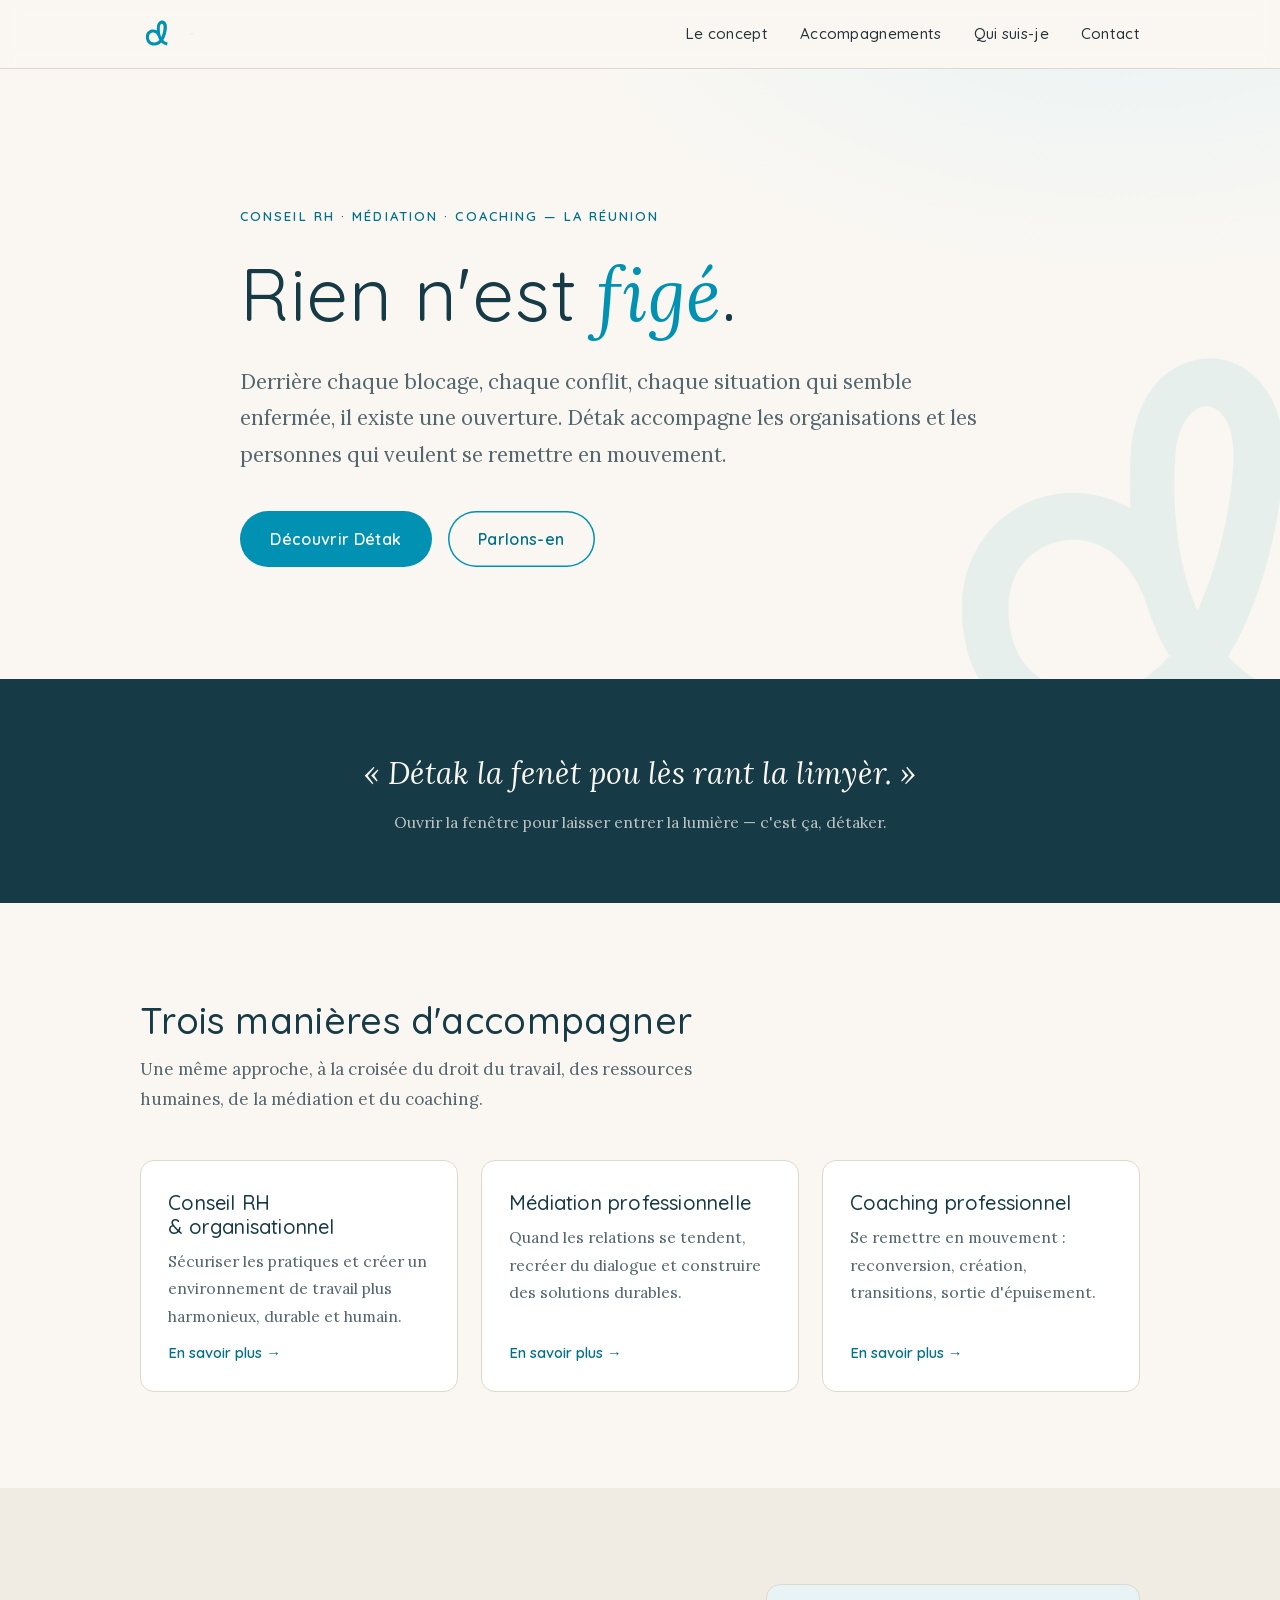
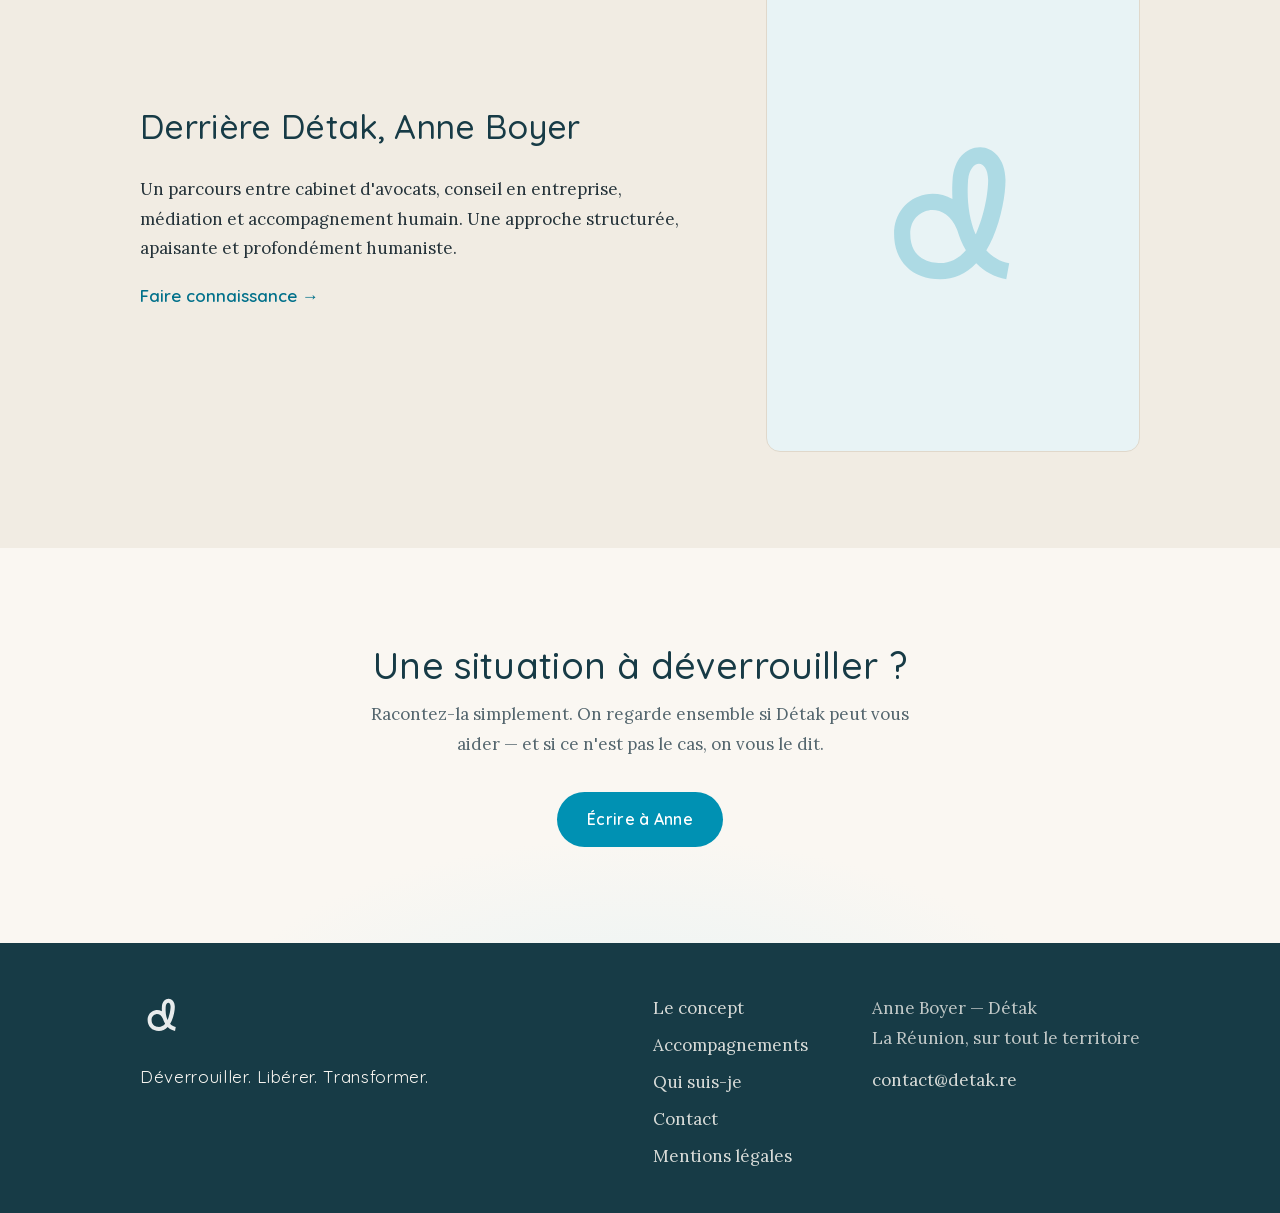
<file: index.html>
<!doctype html><html lang=fr><head><meta name=generator content="Hugo 0.160.1"><meta charset=utf-8><meta name=viewport content="width=device-width,initial-scale=1"><title>Détak</title><meta name=description content="Détak accompagne les organisations et les personnes à La Réunion : conseil RH, médiation professionnelle, coaching. Déverrouiller les situations, restaurer le …"><link rel=canonical href=https://detak.re/><link rel=icon href=/images/logo-detak.svg type=image/svg+xml><meta property="og:title" content="Détak"><meta property="og:description" content="Détak accompagne les organisations et les personnes à La Réunion : conseil RH, médiation professionnelle, coaching. Déverrouiller les situations, restaurer le …"><meta property="og:url" content="https://detak.re/"><meta property="og:type" content="website"><meta property="og:locale" content="fr_FR"><link rel=preload href=/fonts/quicksand-var.woff2 as=font type=font/woff2 crossorigin><link rel=preload href=/fonts/lora-var.woff2 as=font type=font/woff2 crossorigin><link rel=stylesheet href=/css/main.min.78ed789e73ab14a8aa83e742178bb4defa51d78c8063add89ed7175e1430e730.css><script type=application/ld+json>{"@context":"https://schema.org","@type":"ProfessionalService","name":"Détak","description":"Détak accompagne les organisations et les personnes à La Réunion : conseil RH, médiation professionnelle, coaching. Déverrouiller les situations, restaurer le dialogue, remettre en mouvement.","url":"https://detak.re/","email":"contact@detak.re","founder":{"@type":"Person","name":"Anne Boyer"},"areaServed":{"@type":"AdministrativeArea","name":"La Réunion"},"knowsAbout":["Conseil RH","Médiation professionnelle","Coaching professionnel","Qualité de vie au travail"]}</script></head><body><a class=skip-link href=#contenu>Aller au contenu</a><header class=site-header><div class="conteneur header-inner"><a class=marque href=/ aria-label="Détak — accueil"><img class=marque-picto src=/images/logo-detak.svg alt width=34 height=34>
<img class=marque-mot src=/images/wordmark-detak.svg alt=détak height=22>
</a><input type=checkbox id=nav-toggle class=nav-toggle aria-hidden=true>
<label for=nav-toggle class=nav-burger aria-label=Menu><span></span><span></span><span></span></label><nav class=nav aria-label="Navigation principale"><ul><li><a href=/concept/>Le concept</a></li><li><a href=/prestations/>Accompagnements</a></li><li><a href=/anne-boyer/>Qui suis-je</a></li><li><a href=/contact/>Contact</a></li></ul></nav></div></header><main id=contenu><section class=hero><div class="conteneur hero-inner"><p class=hero-kicker>Conseil RH · Médiation · Coaching — La Réunion</p><h1 class=hero-titre>Rien n'est <em>figé</em>.</h1><p class=hero-texte>Derrière chaque blocage, chaque conflit, chaque situation qui semble enfermée, il existe une ouverture. Détak accompagne les organisations et les personnes qui veulent se remettre en mouvement.</p><div class=hero-actions><a class=bouton href=/concept/>Découvrir Détak</a>
<a class="bouton bouton-discret" href=/contact/>Parlons-en</a></div></div><div class=hero-filigrane aria-hidden=true><img src=/images/logo-detak.svg alt width=520 height=520></div></section><section class=bande-creole aria-label="Détak, en créole"><div class=conteneur><p class=creole>« Détak la fenèt pou lès rant la limyèr. »</p><p class=creole-tr>Ouvrir la fenêtre pour laisser entrer la lumière — c'est ça, détaker.</p></div></section><section class=section><div class=conteneur><div class=section-tete><h2>Trois manières d'accompagner</h2><p>Une même approche, à la croisée du droit du travail, des ressources humaines, de la médiation et du coaching.</p></div><div class=cartes><a class=carte href=/prestations/conseil-rh/><h3>Conseil RH & organisationnel</h3><p>Sécuriser les pratiques et créer un environnement de travail plus harmonieux, durable et humain.</p><span class=carte-lien>En savoir plus</span>
</a><a class=carte href=/prestations/mediation/><h3>Médiation professionnelle</h3><p>Quand les relations se tendent, recréer du dialogue et construire des solutions durables.</p><span class=carte-lien>En savoir plus</span>
</a><a class=carte href=/prestations/coaching/><h3>Coaching professionnel</h3><p>Se remettre en mouvement : reconversion, création, transitions, sortie d'épuisement.</p><span class=carte-lien>En savoir plus</span></a></div></div></section><section class="section section-teinte"><div class="conteneur deux-colonnes"><div><h2>Derrière Détak, Anne Boyer</h2><p>Un parcours entre cabinet d'avocats, conseil en entreprise, médiation et accompagnement humain. Une approche structurée, apaisante et profondément humaniste.</p><p><a class=lien-fleche href=/anne-boyer/>Faire connaissance</a></p></div><figure class=portrait-cadre><img src=/images/logo-detak.svg alt width=180 height=180 class=portrait-placeholder></figure></div></section><section class="section section-cta"><div class=conteneur><h2>Une situation à déverrouiller&nbsp;?</h2><p>Racontez-la simplement. On regarde ensemble si Détak peut vous aider — et si ce n'est pas le cas, on vous le dit.</p><a class=bouton href=/contact/>Écrire à Anne</a></div></section></main><footer class=site-footer><div class="conteneur footer-inner"><div class=footer-marque><img src=/images/logo-detak.svg alt width=44 height=44><p class=footer-baseline>Déverrouiller. Libérer. Transformer.</p></div><div class=footer-colonnes><nav aria-label="Pied de page"><ul><li><a href=/concept/>Le concept</a></li><li><a href=/prestations/>Accompagnements</a></li><li><a href=/anne-boyer/>Qui suis-je</a></li><li><a href=/contact/>Contact</a></li><li><a href=/mentions-legales/>Mentions légales</a></li></ul></nav><div class=footer-contact><p>Anne Boyer — Détak<br>La Réunion, sur tout le territoire</p><p><a href=mailto:contact@detak.re>contact@detak.re</a></p></div></div></div></footer></body></html>
</file>
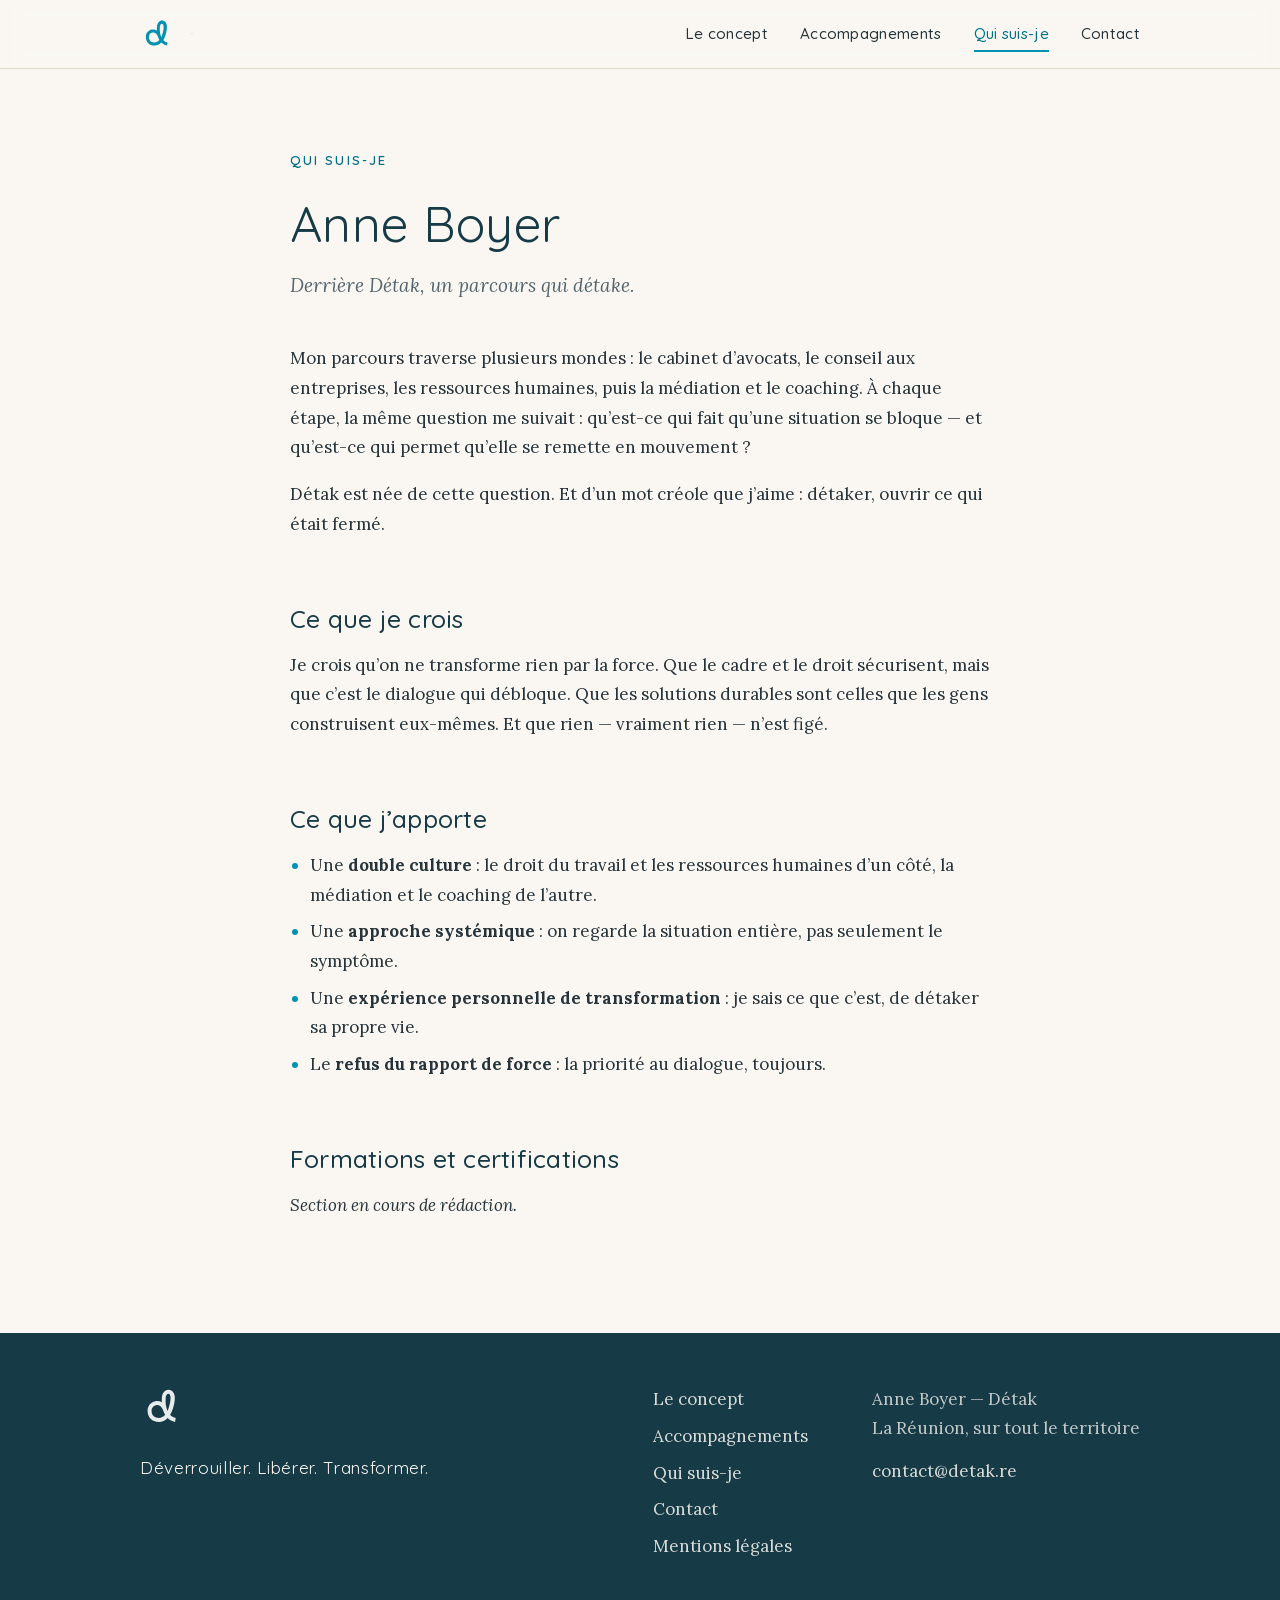
<file: anne-boyer/index.html>
<!doctype html><html lang=fr><head><meta charset=utf-8><meta name=viewport content="width=device-width,initial-scale=1"><title>Anne Boyer — Détak</title><meta name=description content="Anne Boyer, fondatrice de Détak : un parcours entre cabinet d'avocats, conseil RH, médiation et coaching. Une approche structurée, apaisante et profondément …"><link rel=canonical href=https://detak.re/anne-boyer/><link rel=icon href=/images/logo-detak.svg type=image/svg+xml><meta property="og:title" content="Anne Boyer — Détak"><meta property="og:description" content="Anne Boyer, fondatrice de Détak : un parcours entre cabinet d'avocats, conseil RH, médiation et coaching. Une approche structurée, apaisante et profondément …"><meta property="og:url" content="https://detak.re/anne-boyer/"><meta property="og:type" content="article"><meta property="og:locale" content="fr_FR"><link rel=preload href=/fonts/quicksand-var.woff2 as=font type=font/woff2 crossorigin><link rel=preload href=/fonts/lora-var.woff2 as=font type=font/woff2 crossorigin><link rel=stylesheet href=/css/main.min.78ed789e73ab14a8aa83e742178bb4defa51d78c8063add89ed7175e1430e730.css></head><body><a class=skip-link href=#contenu>Aller au contenu</a><header class=site-header><div class="conteneur header-inner"><a class=marque href=/ aria-label="Détak — accueil"><img class=marque-picto src=/images/logo-detak.svg alt width=34 height=34>
<img class=marque-mot src=/images/wordmark-detak.svg alt=détak height=22>
</a><input type=checkbox id=nav-toggle class=nav-toggle aria-hidden=true>
<label for=nav-toggle class=nav-burger aria-label=Menu><span></span><span></span><span></span></label><nav class=nav aria-label="Navigation principale"><ul><li><a href=/concept/>Le concept</a></li><li><a href=/prestations/>Accompagnements</a></li><li><a href=/anne-boyer/ aria-current=page>Qui suis-je</a></li><li><a href=/contact/>Contact</a></li></ul></nav></div></header><main id=contenu><article class="page conteneur conteneur-etroit"><header class=page-tete><p class=kicker>Qui suis-je</p><h1>Anne Boyer</h1><p class=page-sous-titre>Derrière Détak, un parcours qui détake.</p></header><div class=prose><p>Mon parcours traverse plusieurs mondes : le cabinet d&rsquo;avocats, le conseil aux entreprises, les ressources humaines, puis la médiation et le coaching. À chaque étape, la même question me suivait : qu&rsquo;est-ce qui fait qu&rsquo;une situation se bloque — et qu&rsquo;est-ce qui permet qu&rsquo;elle se remette en mouvement ?</p><p>Détak est née de cette question. Et d&rsquo;un mot créole que j&rsquo;aime : détaker, ouvrir ce qui était fermé.</p><h2 id=ce-que-je-crois>Ce que je crois</h2><p>Je crois qu&rsquo;on ne transforme rien par la force. Que le cadre et le droit sécurisent, mais que c&rsquo;est le dialogue qui débloque. Que les solutions durables sont celles que les gens construisent eux-mêmes. Et que rien — vraiment rien — n&rsquo;est figé.</p><h2 id=ce-que-japporte>Ce que j&rsquo;apporte</h2><ul><li>Une <strong>double culture</strong> : le droit du travail et les ressources humaines d&rsquo;un côté, la médiation et le coaching de l&rsquo;autre.</li><li>Une <strong>approche systémique</strong> : on regarde la situation entière, pas seulement le symptôme.</li><li>Une <strong>expérience personnelle de transformation</strong> : je sais ce que c&rsquo;est, de détaker sa propre vie.</li><li>Le <strong>refus du rapport de force</strong> : la priorité au dialogue, toujours.</li></ul><h2 id=formations-et-certifications>Formations et certifications</h2><p><em>Section en cours de rédaction.</em></p></div></article></main><footer class=site-footer><div class="conteneur footer-inner"><div class=footer-marque><img src=/images/logo-detak.svg alt width=44 height=44><p class=footer-baseline>Déverrouiller. Libérer. Transformer.</p></div><div class=footer-colonnes><nav aria-label="Pied de page"><ul><li><a href=/concept/>Le concept</a></li><li><a href=/prestations/>Accompagnements</a></li><li><a href=/anne-boyer/>Qui suis-je</a></li><li><a href=/contact/>Contact</a></li><li><a href=/mentions-legales/>Mentions légales</a></li></ul></nav><div class=footer-contact><p>Anne Boyer — Détak<br>La Réunion, sur tout le territoire</p><p><a href=mailto:contact@detak.re>contact@detak.re</a></p></div></div></div></footer></body></html>
</file>
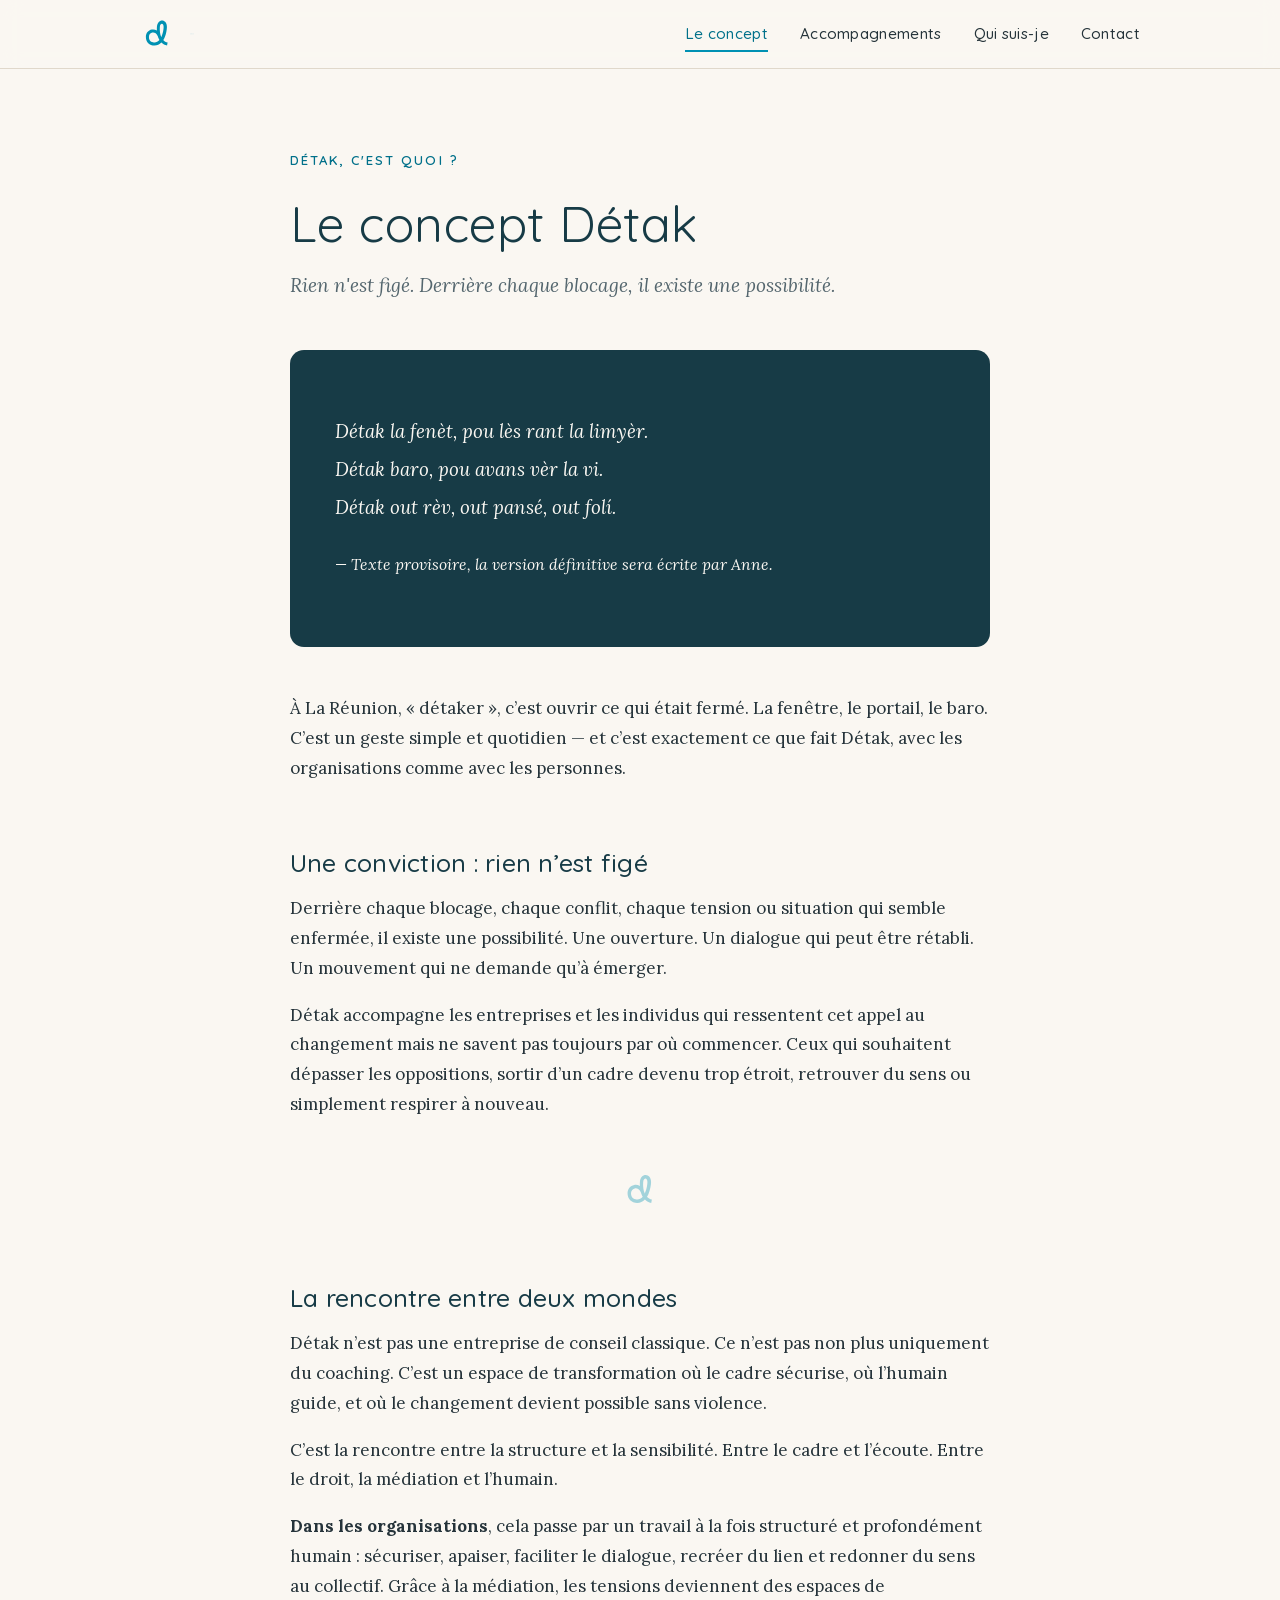
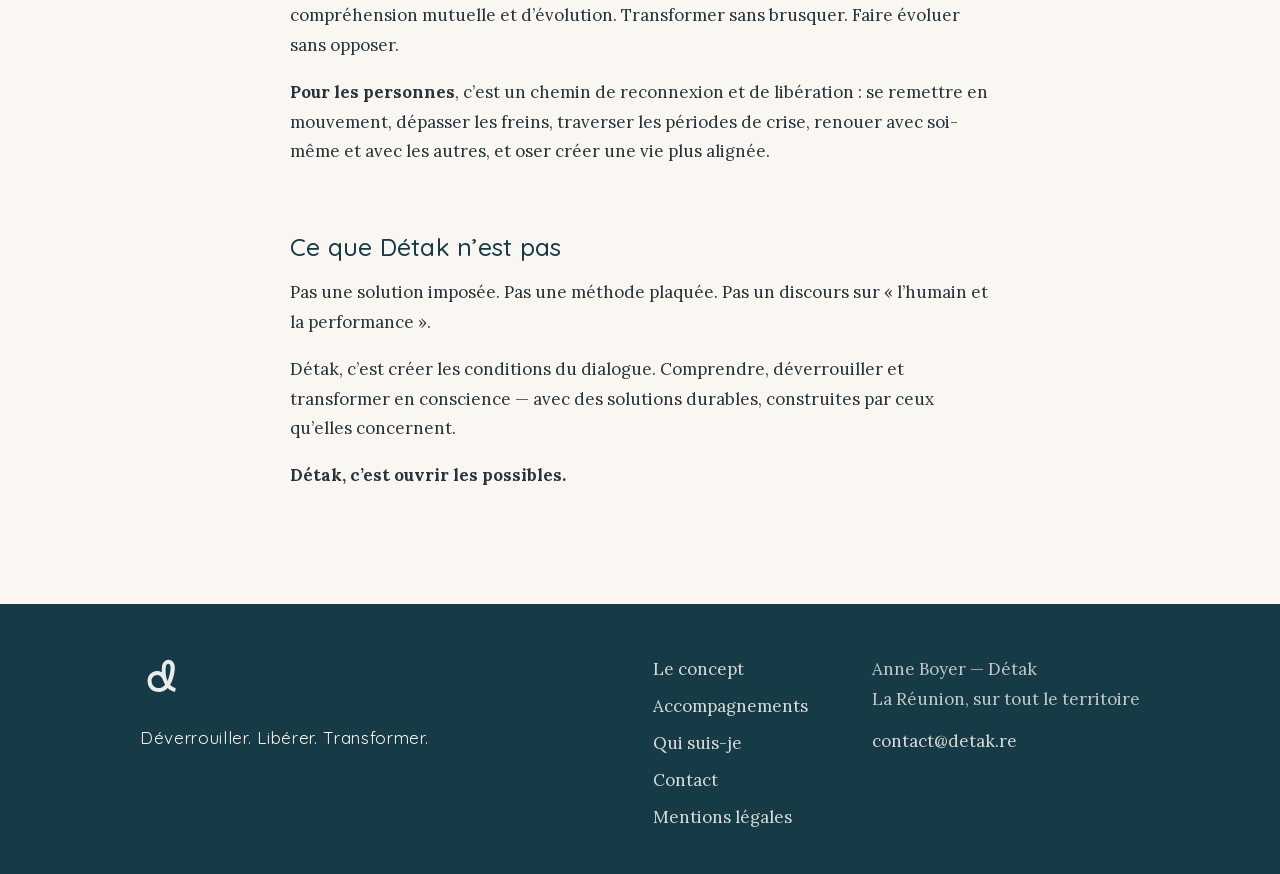
<file: concept/index.html>
<!doctype html><html lang=fr><head><meta charset=utf-8><meta name=viewport content="width=device-width,initial-scale=1"><title>Le concept Détak — Détak</title><meta name=description content="Détak : déverrouiller les situations, restaurer le dialogue, libérer les dynamiques et remettre du mouvement là où tout semblait figé. Le concept d'Anne …"><link rel=canonical href=https://detak.re/concept/><link rel=icon href=/images/logo-detak.svg type=image/svg+xml><meta property="og:title" content="Le concept Détak — Détak"><meta property="og:description" content="Détak : déverrouiller les situations, restaurer le dialogue, libérer les dynamiques et remettre du mouvement là où tout semblait figé. Le concept d'Anne …"><meta property="og:url" content="https://detak.re/concept/"><meta property="og:type" content="article"><meta property="og:locale" content="fr_FR"><link rel=preload href=/fonts/quicksand-var.woff2 as=font type=font/woff2 crossorigin><link rel=preload href=/fonts/lora-var.woff2 as=font type=font/woff2 crossorigin><link rel=stylesheet href=/css/main.min.78ed789e73ab14a8aa83e742178bb4defa51d78c8063add89ed7175e1430e730.css></head><body><a class=skip-link href=#contenu>Aller au contenu</a><header class=site-header><div class="conteneur header-inner"><a class=marque href=/ aria-label="Détak — accueil"><img class=marque-picto src=/images/logo-detak.svg alt width=34 height=34>
<img class=marque-mot src=/images/wordmark-detak.svg alt=détak height=22>
</a><input type=checkbox id=nav-toggle class=nav-toggle aria-hidden=true>
<label for=nav-toggle class=nav-burger aria-label=Menu><span></span><span></span><span></span></label><nav class=nav aria-label="Navigation principale"><ul><li><a href=/concept/ aria-current=page>Le concept</a></li><li><a href=/prestations/>Accompagnements</a></li><li><a href=/anne-boyer/>Qui suis-je</a></li><li><a href=/contact/>Contact</a></li></ul></nav></div></header><main id=contenu><article class="page conteneur conteneur-etroit"><header class=page-tete><p class=kicker>Détak, c'est quoi ?</p><h1>Le concept Détak</h1><p class=page-sous-titre>Rien n'est figé. Derrière chaque blocage, il existe une possibilité.</p></header><div class=prose><div class=creole-bloc><p>Détak la fenèt, pou lès rant la limyèr.<br>Détak baro, pou avans vèr la vi.<br>Détak out rèv, out pansé, out folí.</p><p><small>— Texte provisoire, la version définitive sera écrite par Anne.</small></p></div><p>À La Réunion, « détaker », c&rsquo;est ouvrir ce qui était fermé. La fenêtre, le portail, le baro. C&rsquo;est un geste simple et quotidien — et c&rsquo;est exactement ce que fait Détak, avec les organisations comme avec les personnes.</p><h2 id=une-conviction--rien-nest-figé>Une conviction : rien n&rsquo;est figé</h2><p>Derrière chaque blocage, chaque conflit, chaque tension ou situation qui semble enfermée, il existe une possibilité. Une ouverture. Un dialogue qui peut être rétabli. Un mouvement qui ne demande qu&rsquo;à émerger.</p><p>Détak accompagne les entreprises et les individus qui ressentent cet appel au changement mais ne savent pas toujours par où commencer. Ceux qui souhaitent dépasser les oppositions, sortir d&rsquo;un cadre devenu trop étroit, retrouver du sens ou simplement respirer à nouveau.</p><hr><h2 id=la-rencontre-entre-deux-mondes>La rencontre entre deux mondes</h2><p>Détak n&rsquo;est pas une entreprise de conseil classique. Ce n&rsquo;est pas non plus uniquement du coaching. C&rsquo;est un espace de transformation où le cadre sécurise, où l&rsquo;humain guide, et où le changement devient possible sans violence.</p><p>C&rsquo;est la rencontre entre la structure et la sensibilité. Entre le cadre et l&rsquo;écoute. Entre le droit, la médiation et l&rsquo;humain.</p><p><strong>Dans les organisations</strong>, cela passe par un travail à la fois structuré et profondément humain : sécuriser, apaiser, faciliter le dialogue, recréer du lien et redonner du sens au collectif. Grâce à la médiation, les tensions deviennent des espaces de compréhension mutuelle et d&rsquo;évolution. Transformer sans brusquer. Faire évoluer sans opposer.</p><p><strong>Pour les personnes</strong>, c&rsquo;est un chemin de reconnexion et de libération : se remettre en mouvement, dépasser les freins, traverser les périodes de crise, renouer avec soi-même et avec les autres, et oser créer une vie plus alignée.</p><h2 id=ce-que-détak-nest-pas>Ce que Détak n&rsquo;est pas</h2><p>Pas une solution imposée. Pas une méthode plaquée. Pas un discours sur « l&rsquo;humain et la performance ».</p><p>Détak, c&rsquo;est créer les conditions du dialogue. Comprendre, déverrouiller et transformer en conscience — avec des solutions durables, construites par ceux qu&rsquo;elles concernent.</p><p><strong>Détak, c&rsquo;est ouvrir les possibles.</strong></p></div></article></main><footer class=site-footer><div class="conteneur footer-inner"><div class=footer-marque><img src=/images/logo-detak.svg alt width=44 height=44><p class=footer-baseline>Déverrouiller. Libérer. Transformer.</p></div><div class=footer-colonnes><nav aria-label="Pied de page"><ul><li><a href=/concept/>Le concept</a></li><li><a href=/prestations/>Accompagnements</a></li><li><a href=/anne-boyer/>Qui suis-je</a></li><li><a href=/contact/>Contact</a></li><li><a href=/mentions-legales/>Mentions légales</a></li></ul></nav><div class=footer-contact><p>Anne Boyer — Détak<br>La Réunion, sur tout le territoire</p><p><a href=mailto:contact@detak.re>contact@detak.re</a></p></div></div></div></footer></body></html>
</file>
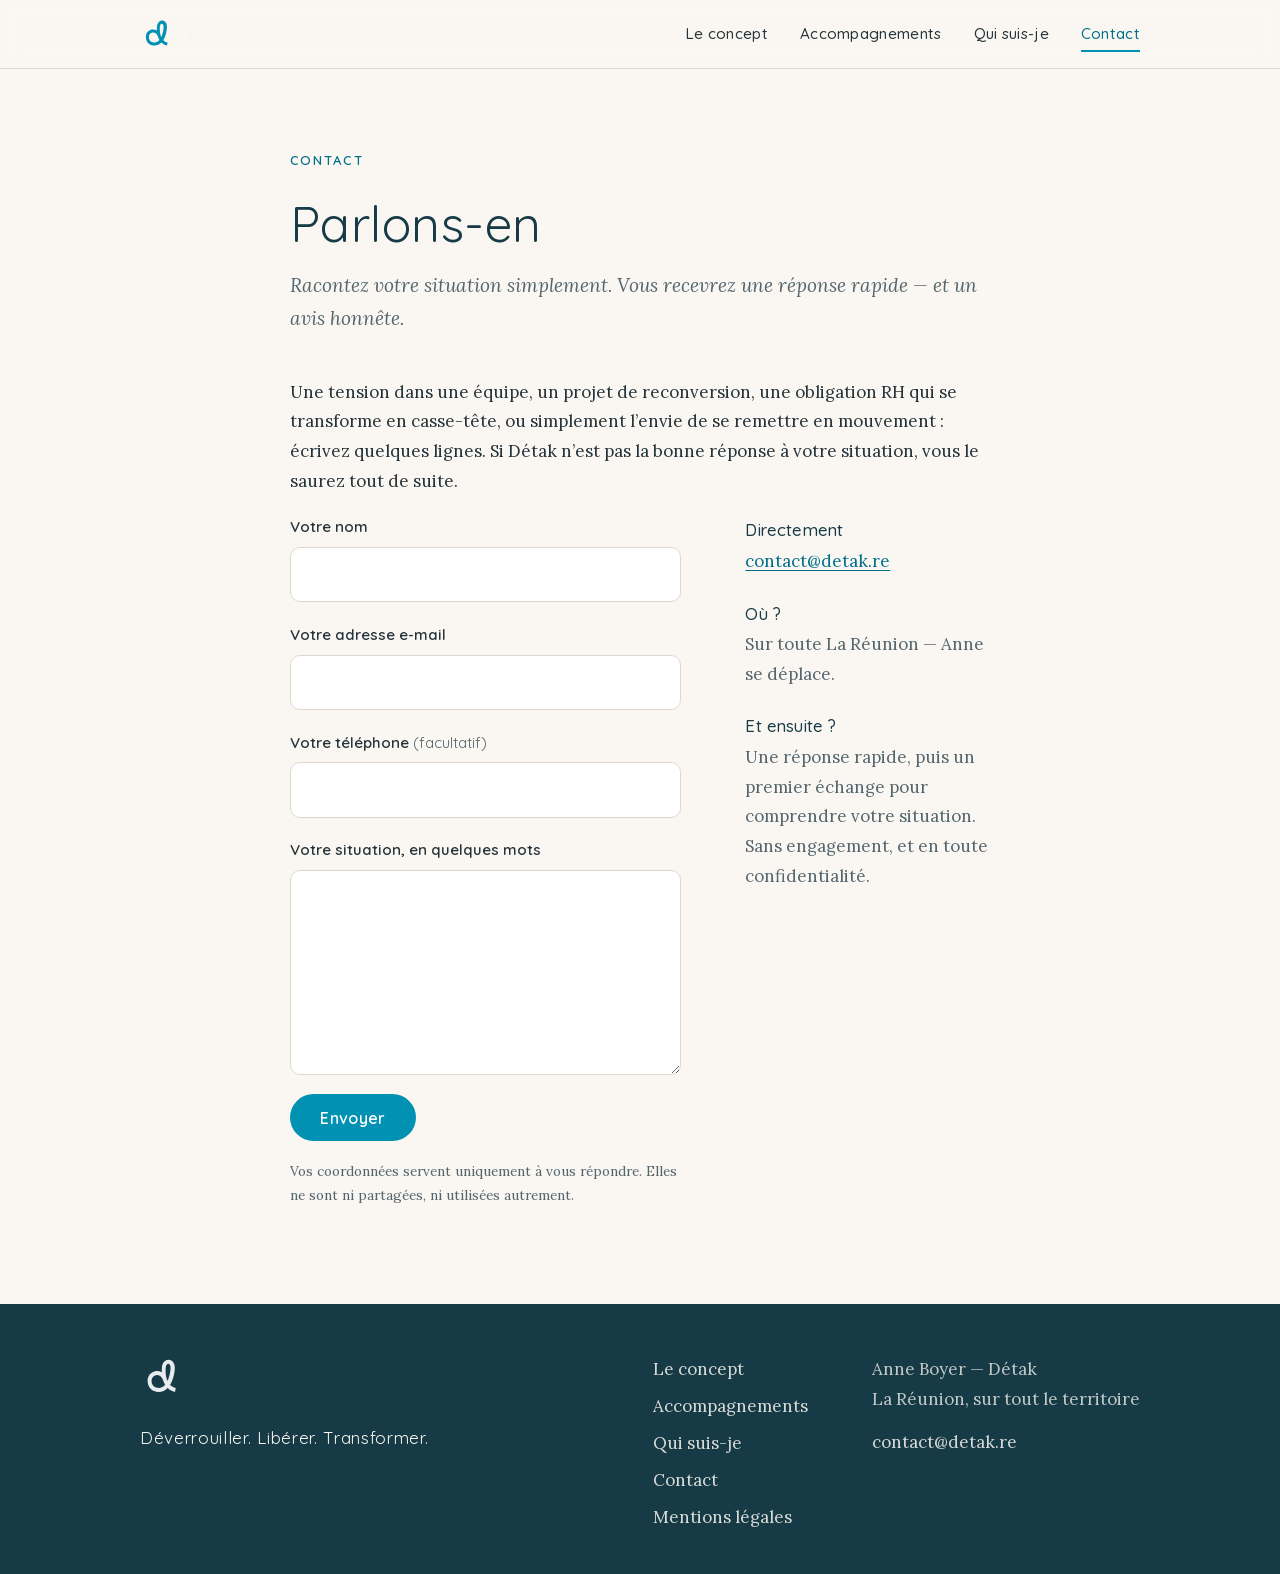
<file: contact/index.html>
<!doctype html><html lang=fr><head><meta charset=utf-8><meta name=viewport content="width=device-width,initial-scale=1"><title>Parlons-en — Détak</title><meta name=description content="Contacter Anne Boyer (Détak) : conseil RH, médiation, coaching à La Réunion. Réponse rapide, premier échange sans engagement et confidentiel."><link rel=canonical href=https://detak.re/contact/><link rel=icon href=/images/logo-detak.svg type=image/svg+xml><meta property="og:title" content="Parlons-en — Détak"><meta property="og:description" content="Contacter Anne Boyer (Détak) : conseil RH, médiation, coaching à La Réunion. Réponse rapide, premier échange sans engagement et confidentiel."><meta property="og:url" content="https://detak.re/contact/"><meta property="og:type" content="article"><meta property="og:locale" content="fr_FR"><link rel=preload href=/fonts/quicksand-var.woff2 as=font type=font/woff2 crossorigin><link rel=preload href=/fonts/lora-var.woff2 as=font type=font/woff2 crossorigin><link rel=stylesheet href=/css/main.min.78ed789e73ab14a8aa83e742178bb4defa51d78c8063add89ed7175e1430e730.css></head><body><a class=skip-link href=#contenu>Aller au contenu</a><header class=site-header><div class="conteneur header-inner"><a class=marque href=/ aria-label="Détak — accueil"><img class=marque-picto src=/images/logo-detak.svg alt width=34 height=34>
<img class=marque-mot src=/images/wordmark-detak.svg alt=détak height=22>
</a><input type=checkbox id=nav-toggle class=nav-toggle aria-hidden=true>
<label for=nav-toggle class=nav-burger aria-label=Menu><span></span><span></span><span></span></label><nav class=nav aria-label="Navigation principale"><ul><li><a href=/concept/>Le concept</a></li><li><a href=/prestations/>Accompagnements</a></li><li><a href=/anne-boyer/>Qui suis-je</a></li><li><a href=/contact/ aria-current=page>Contact</a></li></ul></nav></div></header><main id=contenu><article class="page conteneur conteneur-etroit"><header class=page-tete><p class=kicker>Contact</p><h1>Parlons-en</h1><p class=page-sous-titre>Racontez votre situation simplement. Vous recevrez une réponse rapide — et un avis honnête.</p></header><div class=prose><p>Une tension dans une équipe, un projet de reconversion, une obligation RH qui se transforme en casse-tête, ou simplement l&rsquo;envie de se remettre en mouvement : écrivez quelques lignes. Si Détak n&rsquo;est pas la bonne réponse à votre situation, vous le saurez tout de suite.</p></div><div class=contact-grille><form class=formulaire action=https://api.web3forms.com/submit method=POST><input type=hidden name=subject value="Nouveau message depuis detak.re">
<input type=checkbox name=botcheck class=champ-cache tabindex=-1 autocomplete=off><div class=champ><label for=nom>Votre nom</label>
<input type=text id=nom name=name required autocomplete=name></div><div class=champ><label for=email>Votre adresse e-mail</label>
<input type=email id=email name=email required autocomplete=email></div><div class=champ><label for=telephone>Votre téléphone <span class=optionnel>(facultatif)</span></label>
<input type=tel id=telephone name=phone autocomplete=tel></div><div class=champ><label for=message>Votre situation, en quelques mots</label>
<textarea id=message name=message rows=6 required></textarea></div><button class=bouton type=submit>Envoyer</button><p class=formulaire-note>Vos coordonnées servent uniquement à vous répondre. Elles ne sont ni partagées, ni utilisées autrement.</p></form><aside class=contact-infos><h2>Directement</h2><p><a href=mailto:contact@detak.re>contact@detak.re</a></p><h2>Où&nbsp;?</h2><p>Sur toute La Réunion — Anne se déplace.</p><h2>Et ensuite&nbsp;?</h2><p>Une réponse rapide, puis un premier échange pour comprendre votre situation. Sans engagement, et en toute confidentialité.</p></aside></div></article></main><footer class=site-footer><div class="conteneur footer-inner"><div class=footer-marque><img src=/images/logo-detak.svg alt width=44 height=44><p class=footer-baseline>Déverrouiller. Libérer. Transformer.</p></div><div class=footer-colonnes><nav aria-label="Pied de page"><ul><li><a href=/concept/>Le concept</a></li><li><a href=/prestations/>Accompagnements</a></li><li><a href=/anne-boyer/>Qui suis-je</a></li><li><a href=/contact/>Contact</a></li><li><a href=/mentions-legales/>Mentions légales</a></li></ul></nav><div class=footer-contact><p>Anne Boyer — Détak<br>La Réunion, sur tout le territoire</p><p><a href=mailto:contact@detak.re>contact@detak.re</a></p></div></div></div></footer></body></html>
</file>
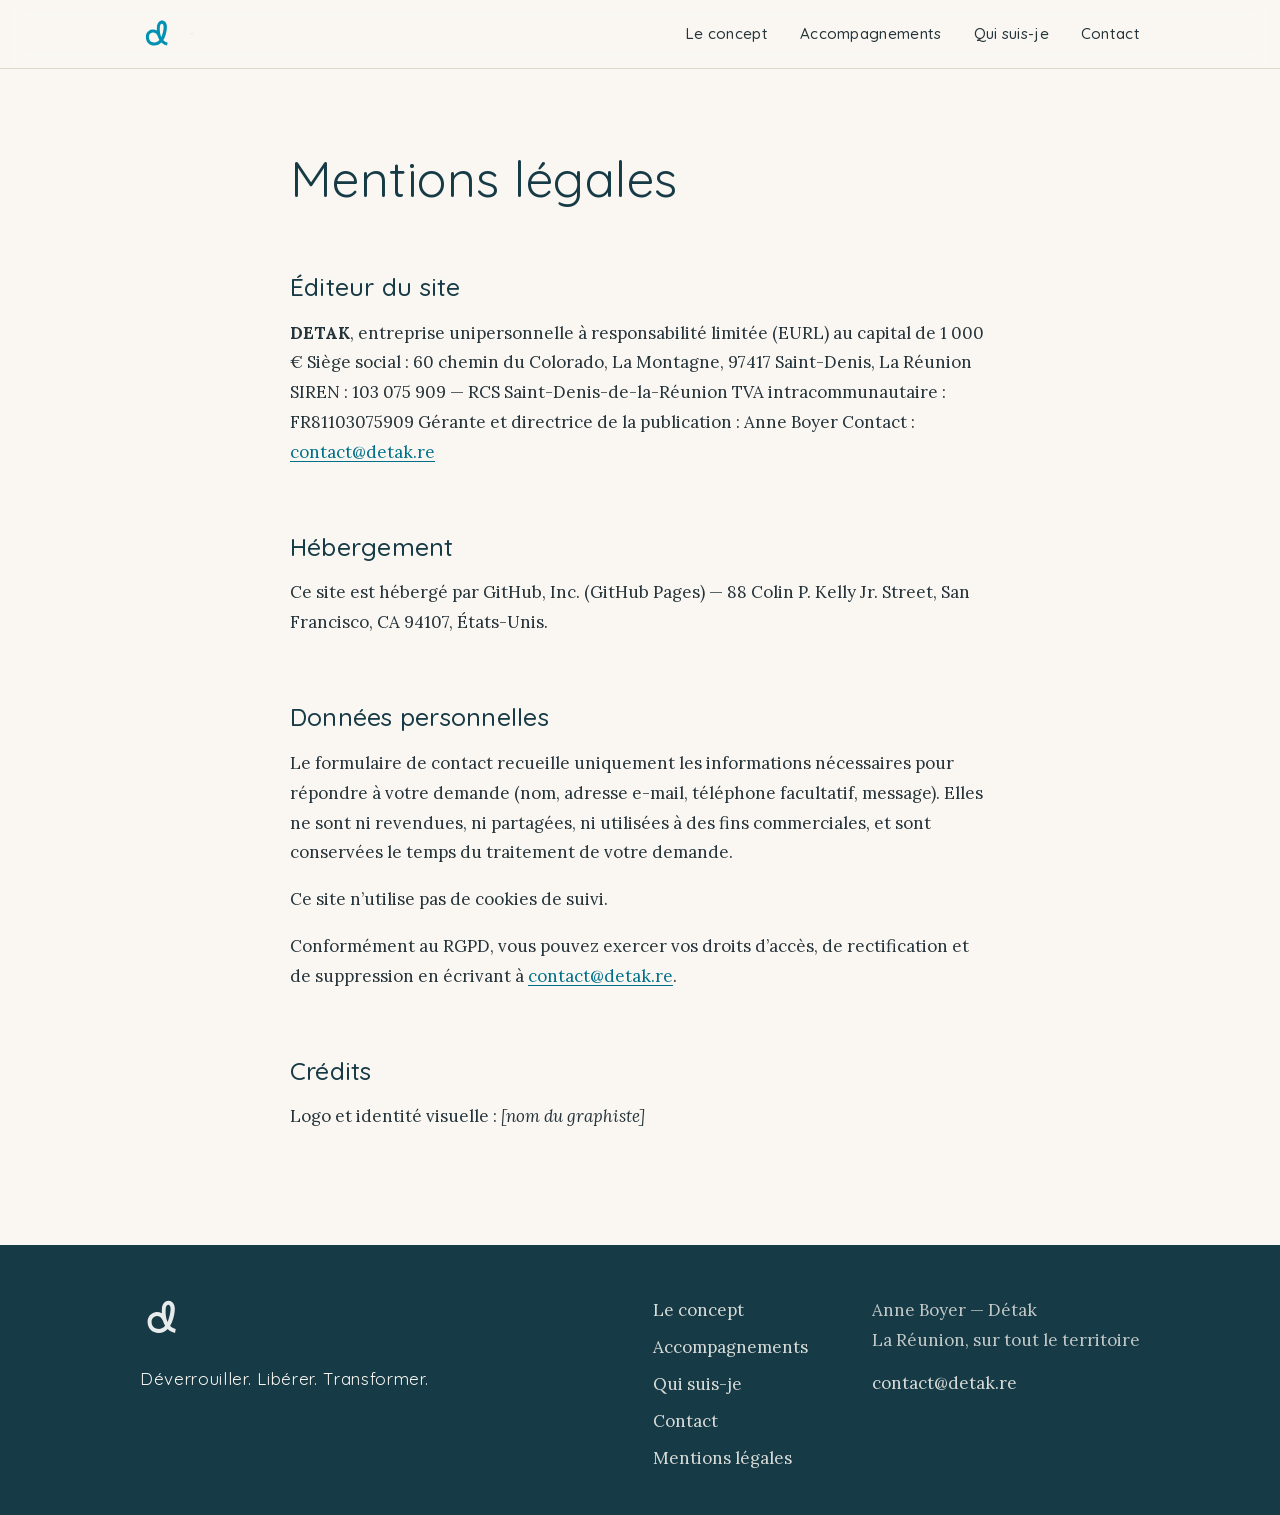
<file: mentions-legales/index.html>
<!doctype html><html lang=fr><head><meta charset=utf-8><meta name=viewport content="width=device-width,initial-scale=1"><title>Mentions légales — Détak</title><meta name=description content="Mentions légales du site detak.re"><link rel=canonical href=https://detak.re/mentions-legales/><link rel=icon href=/images/logo-detak.svg type=image/svg+xml><meta property="og:title" content="Mentions légales — Détak"><meta property="og:description" content="Mentions légales du site detak.re"><meta property="og:url" content="https://detak.re/mentions-legales/"><meta property="og:type" content="article"><meta property="og:locale" content="fr_FR"><link rel=preload href=/fonts/quicksand-var.woff2 as=font type=font/woff2 crossorigin><link rel=preload href=/fonts/lora-var.woff2 as=font type=font/woff2 crossorigin><link rel=stylesheet href=/css/main.min.78ed789e73ab14a8aa83e742178bb4defa51d78c8063add89ed7175e1430e730.css></head><body><a class=skip-link href=#contenu>Aller au contenu</a><header class=site-header><div class="conteneur header-inner"><a class=marque href=/ aria-label="Détak — accueil"><img class=marque-picto src=/images/logo-detak.svg alt width=34 height=34>
<img class=marque-mot src=/images/wordmark-detak.svg alt=détak height=22>
</a><input type=checkbox id=nav-toggle class=nav-toggle aria-hidden=true>
<label for=nav-toggle class=nav-burger aria-label=Menu><span></span><span></span><span></span></label><nav class=nav aria-label="Navigation principale"><ul><li><a href=/concept/>Le concept</a></li><li><a href=/prestations/>Accompagnements</a></li><li><a href=/anne-boyer/>Qui suis-je</a></li><li><a href=/contact/>Contact</a></li></ul></nav></div></header><main id=contenu><article class="page conteneur conteneur-etroit"><header class=page-tete><h1>Mentions légales</h1></header><div class=prose><h2 id=éditeur-du-site>Éditeur du site</h2><p><strong>DETAK</strong>, entreprise unipersonnelle à responsabilité limitée (EURL) au capital de 1 000 €
Siège social : 60 chemin du Colorado, La Montagne, 97417 Saint-Denis, La Réunion
SIREN : 103 075 909 — RCS Saint-Denis-de-la-Réunion
TVA intracommunautaire : FR81103075909
Gérante et directrice de la publication : Anne Boyer
Contact : <a href=mailto:contact@detak.re>contact@detak.re</a></p><h2 id=hébergement>Hébergement</h2><p>Ce site est hébergé par GitHub, Inc. (GitHub Pages) — 88 Colin P. Kelly Jr. Street, San Francisco, CA 94107, États-Unis.</p><h2 id=données-personnelles>Données personnelles</h2><p>Le formulaire de contact recueille uniquement les informations nécessaires pour répondre à votre demande (nom, adresse e-mail, téléphone facultatif, message). Elles ne sont ni revendues, ni partagées, ni utilisées à des fins commerciales, et sont conservées le temps du traitement de votre demande.</p><p>Ce site n&rsquo;utilise pas de cookies de suivi.</p><p>Conformément au RGPD, vous pouvez exercer vos droits d&rsquo;accès, de rectification et de suppression en écrivant à <a href=mailto:contact@detak.re>contact@detak.re</a>.</p><h2 id=crédits>Crédits</h2><p>Logo et identité visuelle : <em>[nom du graphiste]</em></p></div></article></main><footer class=site-footer><div class="conteneur footer-inner"><div class=footer-marque><img src=/images/logo-detak.svg alt width=44 height=44><p class=footer-baseline>Déverrouiller. Libérer. Transformer.</p></div><div class=footer-colonnes><nav aria-label="Pied de page"><ul><li><a href=/concept/>Le concept</a></li><li><a href=/prestations/>Accompagnements</a></li><li><a href=/anne-boyer/>Qui suis-je</a></li><li><a href=/contact/>Contact</a></li><li><a href=/mentions-legales/>Mentions légales</a></li></ul></nav><div class=footer-contact><p>Anne Boyer — Détak<br>La Réunion, sur tout le territoire</p><p><a href=mailto:contact@detak.re>contact@detak.re</a></p></div></div></div></footer></body></html>
</file>
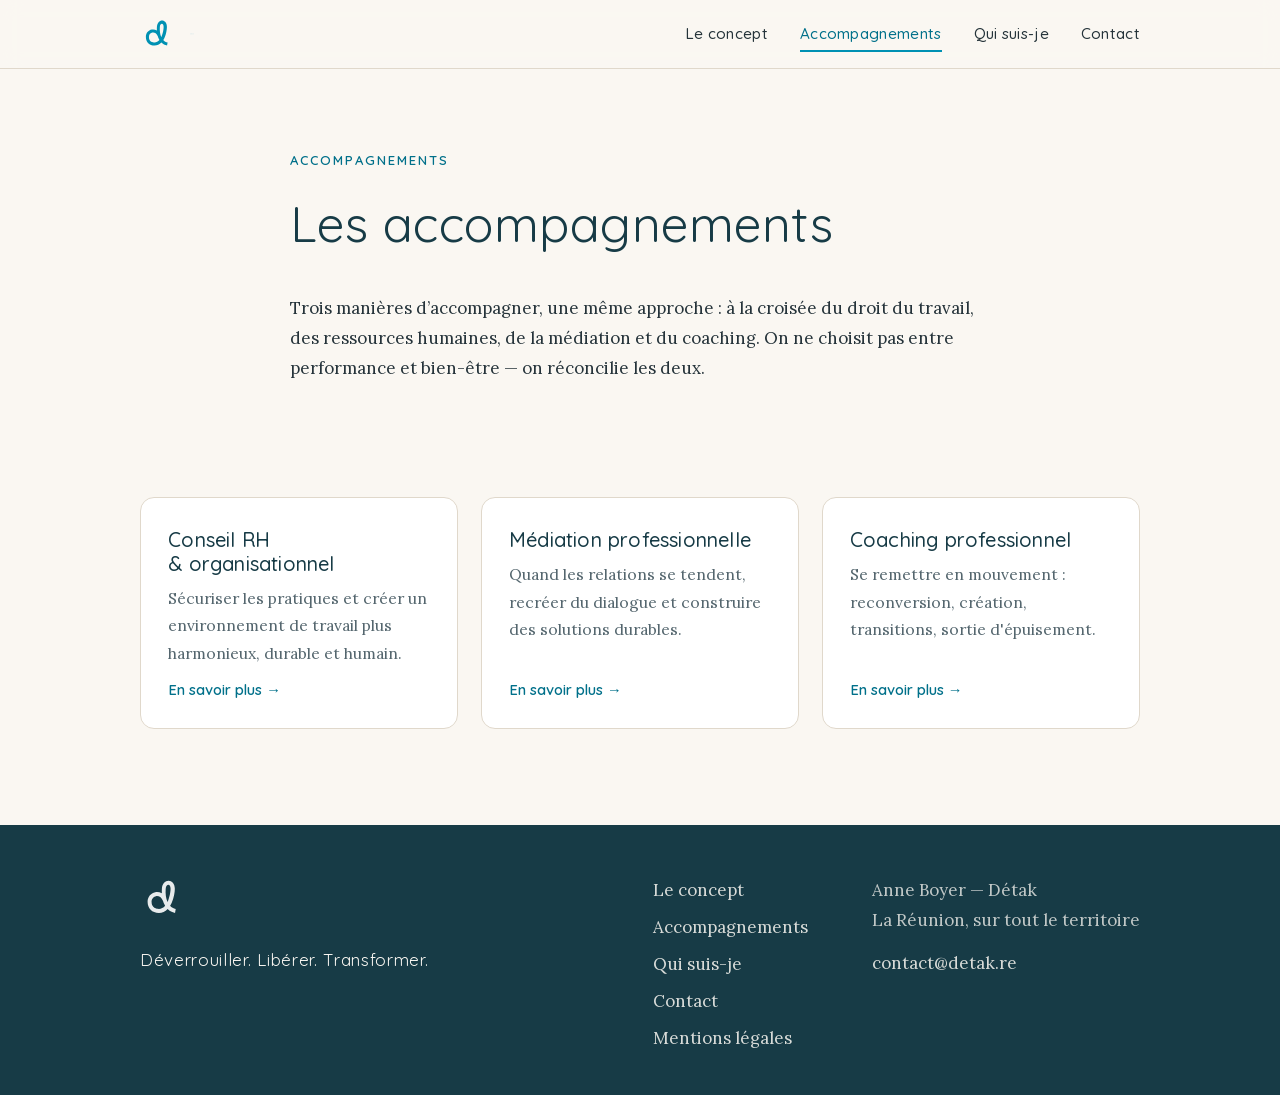
<file: prestations/index.html>
<!doctype html><html lang=fr><head><meta charset=utf-8><meta name=viewport content="width=device-width,initial-scale=1"><title>Les accompagnements — Détak</title><meta name=description content="Conseil RH, médiation professionnelle, coaching : trois manières d'accompagner les organisations et les personnes à La Réunion, avec une même approche …"><link rel=canonical href=https://detak.re/prestations/><link rel=icon href=/images/logo-detak.svg type=image/svg+xml><meta property="og:title" content="Les accompagnements — Détak"><meta property="og:description" content="Conseil RH, médiation professionnelle, coaching : trois manières d'accompagner les organisations et les personnes à La Réunion, avec une même approche …"><meta property="og:url" content="https://detak.re/prestations/"><meta property="og:type" content="article"><meta property="og:locale" content="fr_FR"><link rel=preload href=/fonts/quicksand-var.woff2 as=font type=font/woff2 crossorigin><link rel=preload href=/fonts/lora-var.woff2 as=font type=font/woff2 crossorigin><link rel=stylesheet href=/css/main.min.78ed789e73ab14a8aa83e742178bb4defa51d78c8063add89ed7175e1430e730.css></head><body><a class=skip-link href=#contenu>Aller au contenu</a><header class=site-header><div class="conteneur header-inner"><a class=marque href=/ aria-label="Détak — accueil"><img class=marque-picto src=/images/logo-detak.svg alt width=34 height=34>
<img class=marque-mot src=/images/wordmark-detak.svg alt=détak height=22>
</a><input type=checkbox id=nav-toggle class=nav-toggle aria-hidden=true>
<label for=nav-toggle class=nav-burger aria-label=Menu><span></span><span></span><span></span></label><nav class=nav aria-label="Navigation principale"><ul><li><a href=/concept/>Le concept</a></li><li><a href=/prestations/ aria-current=page>Accompagnements</a></li><li><a href=/anne-boyer/>Qui suis-je</a></li><li><a href=/contact/>Contact</a></li></ul></nav></div></header><main id=contenu><article class="page conteneur conteneur-etroit"><header class=page-tete><p class=kicker>Accompagnements</p><h1>Les accompagnements</h1></header><div class=prose><p>Trois manières d&rsquo;accompagner, une même approche : à la croisée du droit du travail, des ressources humaines, de la médiation et du coaching. On ne choisit pas entre performance et bien-être — on réconcilie les deux.</p></div></article><div class=conteneur><div class="cartes cartes-section"><a class=carte href=/prestations/conseil-rh/><h2 class=carte-titre>Conseil RH & organisationnel</h2><p>Sécuriser les pratiques et créer un environnement de travail plus harmonieux, durable et humain.</p><span class=carte-lien>En savoir plus</span>
</a><a class=carte href=/prestations/mediation/><h2 class=carte-titre>Médiation professionnelle</h2><p>Quand les relations se tendent, recréer du dialogue et construire des solutions durables.</p><span class=carte-lien>En savoir plus</span>
</a><a class=carte href=/prestations/coaching/><h2 class=carte-titre>Coaching professionnel</h2><p>Se remettre en mouvement : reconversion, création, transitions, sortie d'épuisement.</p><span class=carte-lien>En savoir plus</span></a></div></div></main><footer class=site-footer><div class="conteneur footer-inner"><div class=footer-marque><img src=/images/logo-detak.svg alt width=44 height=44><p class=footer-baseline>Déverrouiller. Libérer. Transformer.</p></div><div class=footer-colonnes><nav aria-label="Pied de page"><ul><li><a href=/concept/>Le concept</a></li><li><a href=/prestations/>Accompagnements</a></li><li><a href=/anne-boyer/>Qui suis-je</a></li><li><a href=/contact/>Contact</a></li><li><a href=/mentions-legales/>Mentions légales</a></li></ul></nav><div class=footer-contact><p>Anne Boyer — Détak<br>La Réunion, sur tout le territoire</p><p><a href=mailto:contact@detak.re>contact@detak.re</a></p></div></div></div></footer></body></html>
</file>
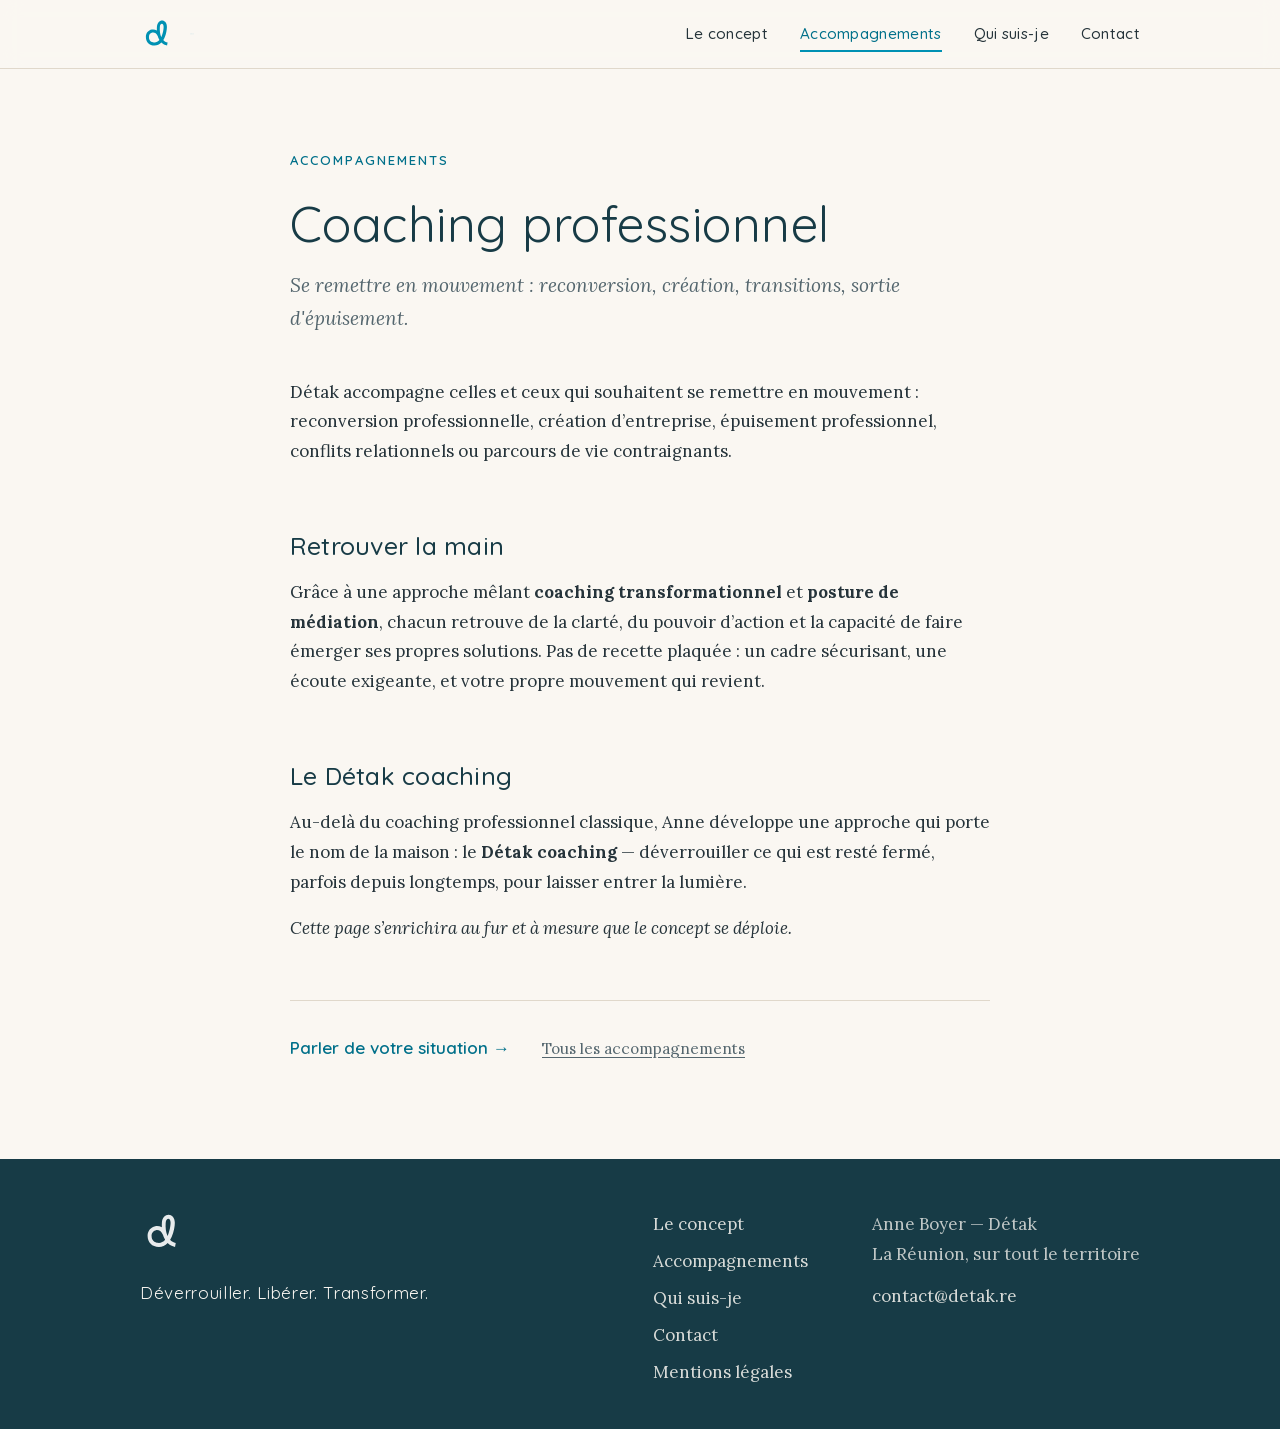
<file: prestations/coaching/index.html>
<!doctype html><html lang=fr><head><meta charset=utf-8><meta name=viewport content="width=device-width,initial-scale=1"><title>Coaching professionnel — Détak</title><meta name=description content="Coaching professionnel à La Réunion : retrouver de la clarté et du pouvoir d'action. Reconversion, création d'entreprise, épuisement professionnel, …"><link rel=canonical href=https://detak.re/prestations/coaching/><link rel=icon href=/images/logo-detak.svg type=image/svg+xml><meta property="og:title" content="Coaching professionnel — Détak"><meta property="og:description" content="Coaching professionnel à La Réunion : retrouver de la clarté et du pouvoir d'action. Reconversion, création d'entreprise, épuisement professionnel, …"><meta property="og:url" content="https://detak.re/prestations/coaching/"><meta property="og:type" content="article"><meta property="og:locale" content="fr_FR"><link rel=preload href=/fonts/quicksand-var.woff2 as=font type=font/woff2 crossorigin><link rel=preload href=/fonts/lora-var.woff2 as=font type=font/woff2 crossorigin><link rel=stylesheet href=/css/main.min.78ed789e73ab14a8aa83e742178bb4defa51d78c8063add89ed7175e1430e730.css></head><body><a class=skip-link href=#contenu>Aller au contenu</a><header class=site-header><div class="conteneur header-inner"><a class=marque href=/ aria-label="Détak — accueil"><img class=marque-picto src=/images/logo-detak.svg alt width=34 height=34>
<img class=marque-mot src=/images/wordmark-detak.svg alt=détak height=22>
</a><input type=checkbox id=nav-toggle class=nav-toggle aria-hidden=true>
<label for=nav-toggle class=nav-burger aria-label=Menu><span></span><span></span><span></span></label><nav class=nav aria-label="Navigation principale"><ul><li><a href=/concept/>Le concept</a></li><li><a href=/prestations/ aria-current=page>Accompagnements</a></li><li><a href=/anne-boyer/>Qui suis-je</a></li><li><a href=/contact/>Contact</a></li></ul></nav></div></header><main id=contenu><article class="page conteneur conteneur-etroit"><header class=page-tete><p class=kicker>Accompagnements</p><h1>Coaching professionnel</h1><p class=page-sous-titre>Se remettre en mouvement : reconversion, création, transitions, sortie d'épuisement.</p></header><div class=prose><p>Détak accompagne celles et ceux qui souhaitent se remettre en mouvement : reconversion professionnelle, création d&rsquo;entreprise, épuisement professionnel, conflits relationnels ou parcours de vie contraignants.</p><h2 id=retrouver-la-main>Retrouver la main</h2><p>Grâce à une approche mêlant <strong>coaching transformationnel</strong> et <strong>posture de médiation</strong>, chacun retrouve de la clarté, du pouvoir d&rsquo;action et la capacité de faire émerger ses propres solutions. Pas de recette plaquée : un cadre sécurisant, une écoute exigeante, et votre propre mouvement qui revient.</p><h2 id=le-détak-coaching>Le Détak coaching</h2><p>Au-delà du coaching professionnel classique, Anne développe une approche qui porte le nom de la maison : le <strong>Détak coaching</strong> — déverrouiller ce qui est resté fermé, parfois depuis longtemps, pour laisser entrer la lumière.</p><p><em>Cette page s&rsquo;enrichira au fur et à mesure que le concept se déploie.</em></p></div><nav class=prestation-suivante><a class=lien-fleche href=/contact/>Parler de votre situation</a>
<a class=lien-discret href=/prestations/>Tous les accompagnements</a></nav></article></main><footer class=site-footer><div class="conteneur footer-inner"><div class=footer-marque><img src=/images/logo-detak.svg alt width=44 height=44><p class=footer-baseline>Déverrouiller. Libérer. Transformer.</p></div><div class=footer-colonnes><nav aria-label="Pied de page"><ul><li><a href=/concept/>Le concept</a></li><li><a href=/prestations/>Accompagnements</a></li><li><a href=/anne-boyer/>Qui suis-je</a></li><li><a href=/contact/>Contact</a></li><li><a href=/mentions-legales/>Mentions légales</a></li></ul></nav><div class=footer-contact><p>Anne Boyer — Détak<br>La Réunion, sur tout le territoire</p><p><a href=mailto:contact@detak.re>contact@detak.re</a></p></div></div></div></footer></body></html>
</file>
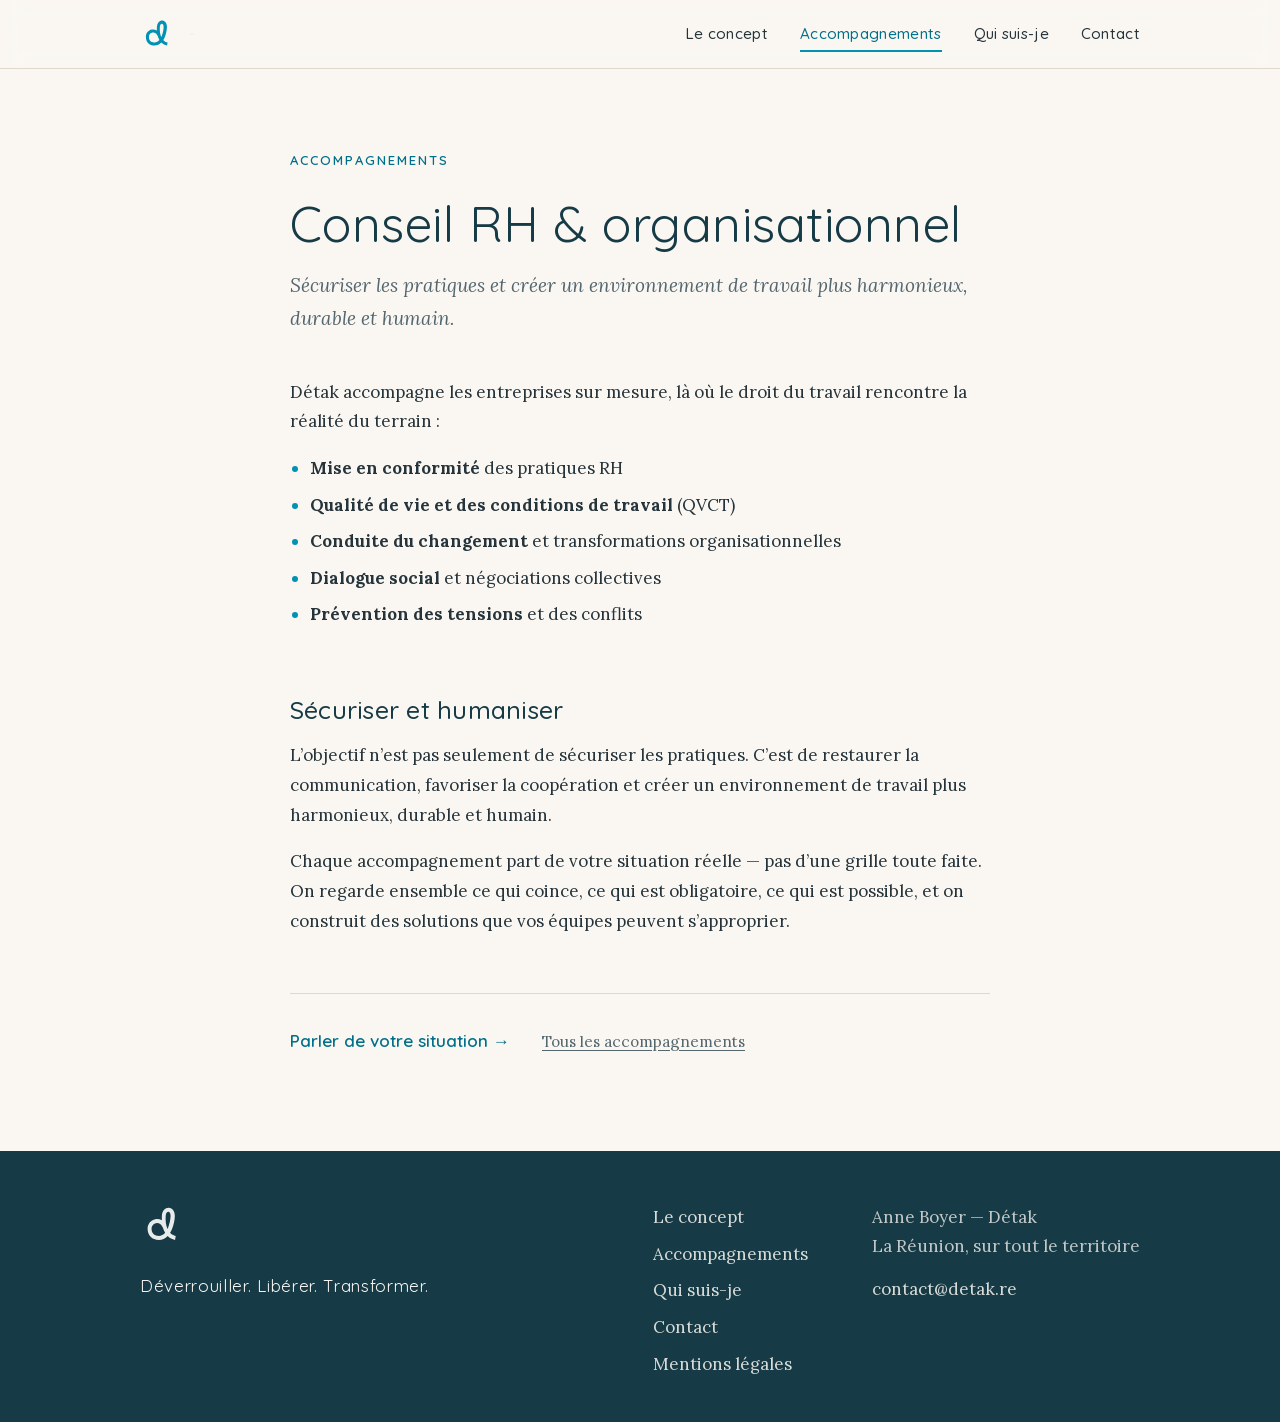
<file: prestations/conseil-rh/index.html>
<!doctype html><html lang=fr><head><meta charset=utf-8><meta name=viewport content="width=device-width,initial-scale=1"><title>Conseil RH & organisationnel — Détak</title><meta name=description content="Conseil RH à La Réunion : mise en conformité, QVCT, conduite du changement, dialogue social, négociations collectives. Sécuriser et humaniser, ensemble."><link rel=canonical href=https://detak.re/prestations/conseil-rh/><link rel=icon href=/images/logo-detak.svg type=image/svg+xml><meta property="og:title" content="Conseil RH & organisationnel — Détak"><meta property="og:description" content="Conseil RH à La Réunion : mise en conformité, QVCT, conduite du changement, dialogue social, négociations collectives. Sécuriser et humaniser, ensemble."><meta property="og:url" content="https://detak.re/prestations/conseil-rh/"><meta property="og:type" content="article"><meta property="og:locale" content="fr_FR"><link rel=preload href=/fonts/quicksand-var.woff2 as=font type=font/woff2 crossorigin><link rel=preload href=/fonts/lora-var.woff2 as=font type=font/woff2 crossorigin><link rel=stylesheet href=/css/main.min.78ed789e73ab14a8aa83e742178bb4defa51d78c8063add89ed7175e1430e730.css></head><body><a class=skip-link href=#contenu>Aller au contenu</a><header class=site-header><div class="conteneur header-inner"><a class=marque href=/ aria-label="Détak — accueil"><img class=marque-picto src=/images/logo-detak.svg alt width=34 height=34>
<img class=marque-mot src=/images/wordmark-detak.svg alt=détak height=22>
</a><input type=checkbox id=nav-toggle class=nav-toggle aria-hidden=true>
<label for=nav-toggle class=nav-burger aria-label=Menu><span></span><span></span><span></span></label><nav class=nav aria-label="Navigation principale"><ul><li><a href=/concept/>Le concept</a></li><li><a href=/prestations/ aria-current=page>Accompagnements</a></li><li><a href=/anne-boyer/>Qui suis-je</a></li><li><a href=/contact/>Contact</a></li></ul></nav></div></header><main id=contenu><article class="page conteneur conteneur-etroit"><header class=page-tete><p class=kicker>Accompagnements</p><h1>Conseil RH & organisationnel</h1><p class=page-sous-titre>Sécuriser les pratiques et créer un environnement de travail plus harmonieux, durable et humain.</p></header><div class=prose><p>Détak accompagne les entreprises sur mesure, là où le droit du travail rencontre la réalité du terrain :</p><ul><li><strong>Mise en conformité</strong> des pratiques RH</li><li><strong>Qualité de vie et des conditions de travail</strong> (QVCT)</li><li><strong>Conduite du changement</strong> et transformations organisationnelles</li><li><strong>Dialogue social</strong> et négociations collectives</li><li><strong>Prévention des tensions</strong> et des conflits</li></ul><h2 id=sécuriser-et-humaniser>Sécuriser et humaniser</h2><p>L&rsquo;objectif n&rsquo;est pas seulement de sécuriser les pratiques. C&rsquo;est de restaurer la communication, favoriser la coopération et créer un environnement de travail plus harmonieux, durable et humain.</p><p>Chaque accompagnement part de votre situation réelle — pas d&rsquo;une grille toute faite. On regarde ensemble ce qui coince, ce qui est obligatoire, ce qui est possible, et on construit des solutions que vos équipes peuvent s&rsquo;approprier.</p></div><nav class=prestation-suivante><a class=lien-fleche href=/contact/>Parler de votre situation</a>
<a class=lien-discret href=/prestations/>Tous les accompagnements</a></nav></article></main><footer class=site-footer><div class="conteneur footer-inner"><div class=footer-marque><img src=/images/logo-detak.svg alt width=44 height=44><p class=footer-baseline>Déverrouiller. Libérer. Transformer.</p></div><div class=footer-colonnes><nav aria-label="Pied de page"><ul><li><a href=/concept/>Le concept</a></li><li><a href=/prestations/>Accompagnements</a></li><li><a href=/anne-boyer/>Qui suis-je</a></li><li><a href=/contact/>Contact</a></li><li><a href=/mentions-legales/>Mentions légales</a></li></ul></nav><div class=footer-contact><p>Anne Boyer — Détak<br>La Réunion, sur tout le territoire</p><p><a href=mailto:contact@detak.re>contact@detak.re</a></p></div></div></div></footer></body></html>
</file>
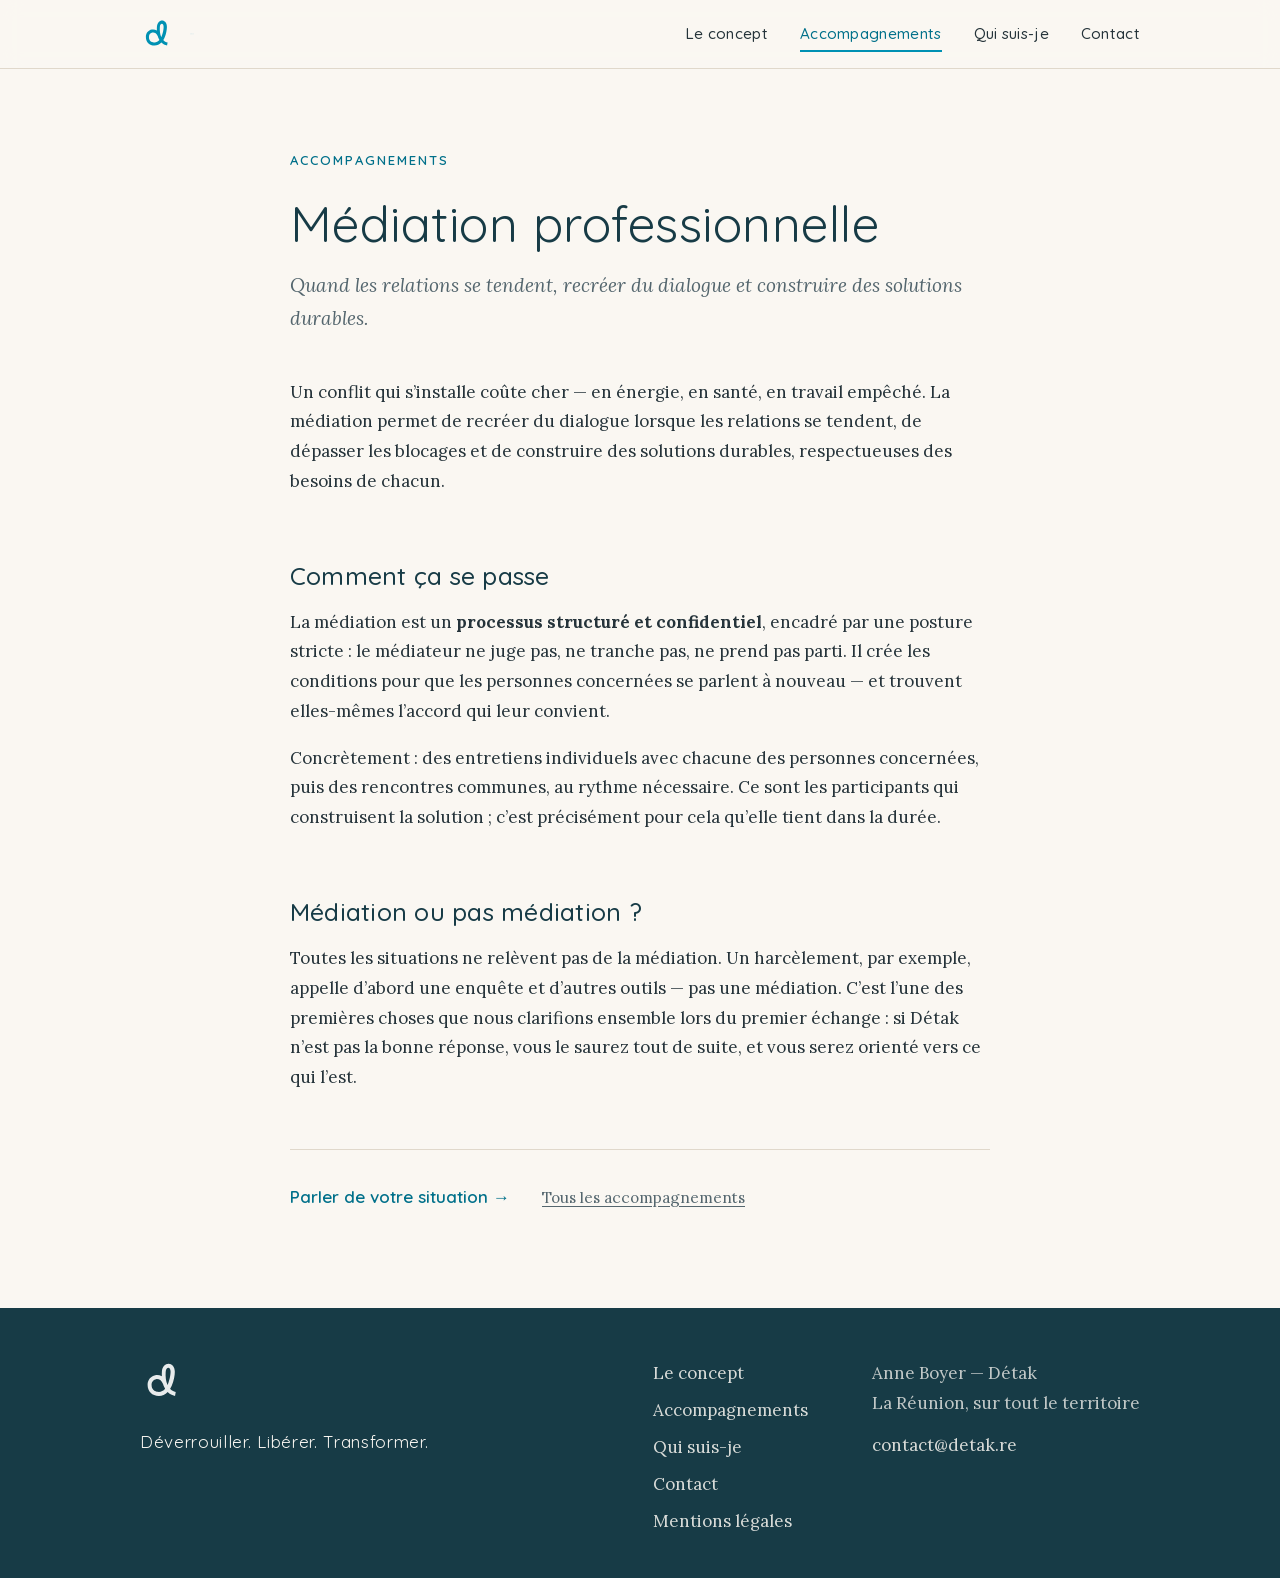
<file: prestations/mediation/index.html>
<!doctype html><html lang=fr><head><meta charset=utf-8><meta name=viewport content="width=device-width,initial-scale=1"><title>Médiation professionnelle — Détak</title><meta name=description content="Médiation professionnelle à La Réunion : un processus structuré et confidentiel pour dépasser les conflits au travail et restaurer le dialogue."><link rel=canonical href=https://detak.re/prestations/mediation/><link rel=icon href=/images/logo-detak.svg type=image/svg+xml><meta property="og:title" content="Médiation professionnelle — Détak"><meta property="og:description" content="Médiation professionnelle à La Réunion : un processus structuré et confidentiel pour dépasser les conflits au travail et restaurer le dialogue."><meta property="og:url" content="https://detak.re/prestations/mediation/"><meta property="og:type" content="article"><meta property="og:locale" content="fr_FR"><link rel=preload href=/fonts/quicksand-var.woff2 as=font type=font/woff2 crossorigin><link rel=preload href=/fonts/lora-var.woff2 as=font type=font/woff2 crossorigin><link rel=stylesheet href=/css/main.min.78ed789e73ab14a8aa83e742178bb4defa51d78c8063add89ed7175e1430e730.css></head><body><a class=skip-link href=#contenu>Aller au contenu</a><header class=site-header><div class="conteneur header-inner"><a class=marque href=/ aria-label="Détak — accueil"><img class=marque-picto src=/images/logo-detak.svg alt width=34 height=34>
<img class=marque-mot src=/images/wordmark-detak.svg alt=détak height=22>
</a><input type=checkbox id=nav-toggle class=nav-toggle aria-hidden=true>
<label for=nav-toggle class=nav-burger aria-label=Menu><span></span><span></span><span></span></label><nav class=nav aria-label="Navigation principale"><ul><li><a href=/concept/>Le concept</a></li><li><a href=/prestations/ aria-current=page>Accompagnements</a></li><li><a href=/anne-boyer/>Qui suis-je</a></li><li><a href=/contact/>Contact</a></li></ul></nav></div></header><main id=contenu><article class="page conteneur conteneur-etroit"><header class=page-tete><p class=kicker>Accompagnements</p><h1>Médiation professionnelle</h1><p class=page-sous-titre>Quand les relations se tendent, recréer du dialogue et construire des solutions durables.</p></header><div class=prose><p>Un conflit qui s&rsquo;installe coûte cher — en énergie, en santé, en travail empêché. La médiation permet de recréer du dialogue lorsque les relations se tendent, de dépasser les blocages et de construire des solutions durables, respectueuses des besoins de chacun.</p><h2 id=comment-ça-se-passe>Comment ça se passe</h2><p>La médiation est un <strong>processus structuré et confidentiel</strong>, encadré par une posture stricte : le médiateur ne juge pas, ne tranche pas, ne prend pas parti. Il crée les conditions pour que les personnes concernées se parlent à nouveau — et trouvent elles-mêmes l&rsquo;accord qui leur convient.</p><p>Concrètement : des entretiens individuels avec chacune des personnes concernées, puis des rencontres communes, au rythme nécessaire. Ce sont les participants qui construisent la solution ; c&rsquo;est précisément pour cela qu&rsquo;elle tient dans la durée.</p><h2 id=médiation-ou-pas-médiation->Médiation ou pas médiation ?</h2><p>Toutes les situations ne relèvent pas de la médiation. Un harcèlement, par exemple, appelle d&rsquo;abord une enquête et d&rsquo;autres outils — pas une médiation. C&rsquo;est l&rsquo;une des premières choses que nous clarifions ensemble lors du premier échange : si Détak n&rsquo;est pas la bonne réponse, vous le saurez tout de suite, et vous serez orienté vers ce qui l&rsquo;est.</p></div><nav class=prestation-suivante><a class=lien-fleche href=/contact/>Parler de votre situation</a>
<a class=lien-discret href=/prestations/>Tous les accompagnements</a></nav></article></main><footer class=site-footer><div class="conteneur footer-inner"><div class=footer-marque><img src=/images/logo-detak.svg alt width=44 height=44><p class=footer-baseline>Déverrouiller. Libérer. Transformer.</p></div><div class=footer-colonnes><nav aria-label="Pied de page"><ul><li><a href=/concept/>Le concept</a></li><li><a href=/prestations/>Accompagnements</a></li><li><a href=/anne-boyer/>Qui suis-je</a></li><li><a href=/contact/>Contact</a></li><li><a href=/mentions-legales/>Mentions légales</a></li></ul></nav><div class=footer-contact><p>Anne Boyer — Détak<br>La Réunion, sur tout le territoire</p><p><a href=mailto:contact@detak.re>contact@detak.re</a></p></div></div></div></footer></body></html>
</file>
